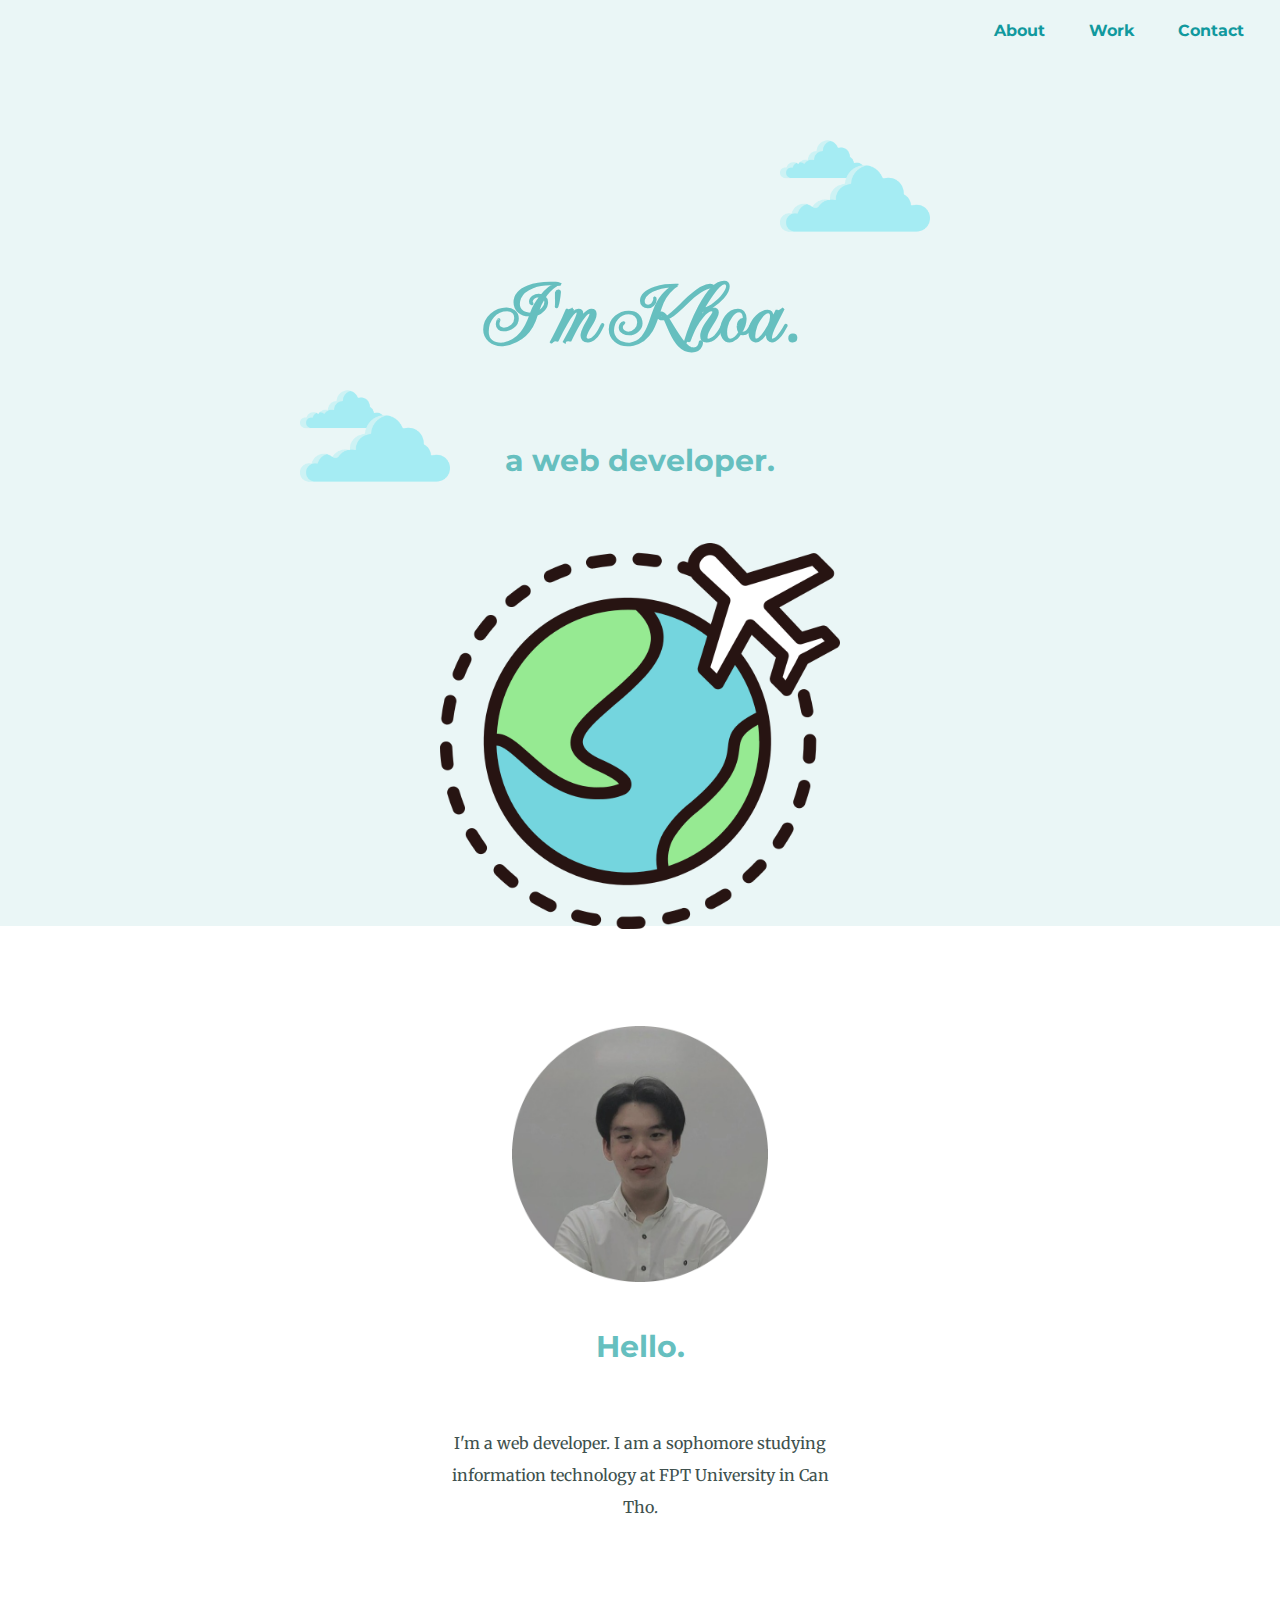
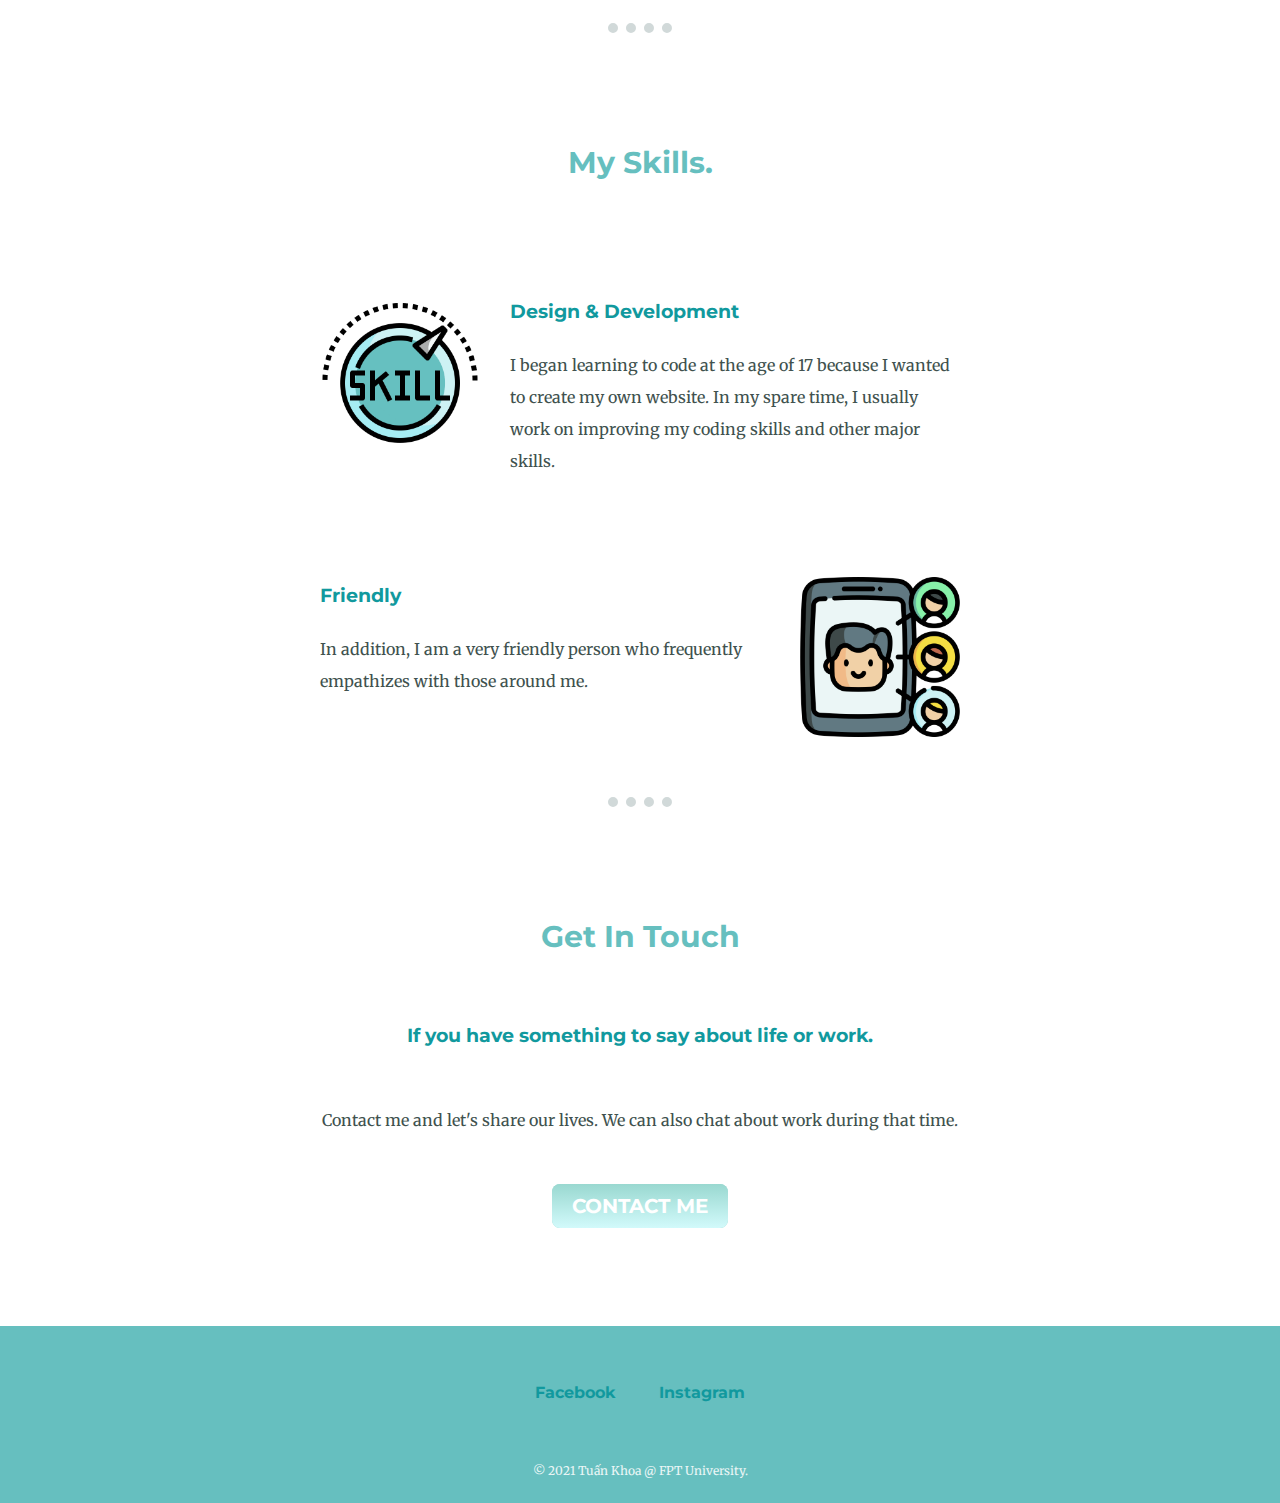
<file: index.html>
<!DOCTYPE html>
<html lang="en" dir="ltr">

<head>
  <meta charset="utf-8">
  <meta name="viewport" content="width=device-width, initial-scale=1.0"> 
  <title>Tuấn Khoa</title>
  <link rel="stylesheet" type="text/css" href="styles.css">
  <link rel="icon" href="Avatars.png">
  <link rel="preconnect" href="https://fonts.googleapis.com">
  <link rel="preconnect" href="https://fonts.gstatic.com" crossorigin>
  <link href="https://fonts.googleapis.com/css2?family=Imperial+Script&family=Merriweather&family=Montserrat&display=swap" rel="stylesheet">
</head>

<body>
  <div class="topnav">
    <a class="topnav-hover" href="#about">About</a>
    <a class="topnav-hover" href="#work">Work</a>
    <a class="topnav-hover" href="#contact">Contact</a>
  </div>
  <div class="top">
    <img class="top-cloud" src="images/cloud (1).png" alt="cloud-png">
    <h1>I'm Khoa.</h1>
    <h2 class="haha">a web developer.</h2>
    <img class="bot-cloud" src="images/cloud (1).png" alt="cloud-png">
    <img class="world" src="images/world.png" alt="world-png">
  </div>

  <div class="middle-container">
    <div id="about" class="profile">
      <img class="Khoa-picture" src="images/Khoa_tron.png" alt="Khoa's picture">
      <h2>Hello.</h2>
      <p class="intro">I'm a web developer. I am a sophomore studying information technology at FPT University in Can Tho.</p>
    </div>
    <hr>
    <div id="work" class="skills">
      <h2>My Skills.</h2>
      <div class="skill-row">
        <img class="skill-img" src="images/skill.png" alt="Skill-png">
        <h3>Design & Development</h3>
        <p>I began learning to code at the age of 17 because I wanted to create my own website. In my spare time, I usually work on improving my coding skills and other major skills.</p>
      </div>
      <div class="skill-row">
        <img class="friends-img" src="images/friends.png" alt="friends-png">
        <h3>Friendly</h3>
        <p>In addition, I am a very friendly person who frequently empathizes with those around me.</p>
      </div>
    </div>
    <hr>
    <div class="contact-me-img">
      <h2>Get In Touch</h2>
    </div>
    <div id="contact" class="contact-me">
      <h3 class="description-contact-me">If you have something to say about life or work.</h3>
      <p class="description-contact-me">Contact me and let's share our lives. We can also chat about work during that time.</p>
      <a class="btn" href="mailto:khoatr.2002@gmail.com">CONTACT ME</a> <br>
    </div>
  </div>

  <div class="bottom-container">
    <a class="footer-link" href="https://www.facebook.com/Pha.17.4/" target="_blank"> Facebook</a>
    <a class="footer-link" href="https://www.instagram.com/tdtkhoa.174/" target="_blank"> Instagram</a>
    <p class="end">© 2021 Tuấn Khoa @ FPT University.</p>
  </div>
</body>

</html>
</file>
<file: styles.css>
body {
  color: #40514E;
  line-height: 2;
  margin: 0;
  text-align: center;
  font-family: 'Merriweather', serif;
}

hr {
  border-style: none;
  border-top-style: dotted;
  border-width: 10px;
  width: 5%;
  color: #D1D9D9;
  margin: 50 auto 50;
}

h1 {
  margin: 50px auto 0 auto;
  font-family: 'Imperial Script', cursive;
  font-size: 5.625rem;
  color: #66BFBF;
}

h2 {
  font-family: 'Montserrat', sans-serif;
  font-size: 1.875rem;
  font-weight: bolder;
  color: #66BFBF;
}

h3 {
  font-family: 'Montserrat', sans-serif;
  color: #11999E;
}

a {
  color: #11999E;
  font-family: 'Montserrat', sans-serif;
  font-weight: bolder;
  text-decoration: none;
  margin: 20px;
}

a:hover {
  color: #EAF6F6;
}

.topnav{
  background-color: #EAF6F6;
  text-align: right;
  padding: 14px 16px;
}

.topnav-hover:hover{
  color: #AAAAAA;
}

.top {
  background-color: #EAF6F6;
  position: relative;
  padding-top: 115px;
}

.top-cloud {
  position: absolute;
  right: 350px;
  top: 50px;
  width: 150px;
}

.bot-cloud {
  position: absolute;
  left: 300px;
  top: 300px;
  width: 150px;
}

.world {
  position: relative;
  top: 20px;
  width: 400px;
}

.Khoa-picture {
  margin-top: 100px;
  width: 256px;
}

.intro {
  margin: 50px auto 100px;
  width: 30%;
}

.skills {
  margin: 100px auto 100px;
}

.skill-img {
  /*  width: 256px; */
  width: 25%;
  float: left;
  margin-right: 30px;
}

.friends-img {
  /*  width: 256px; */
  width: 25%;
  float: right;
  margin-left: 30px;
}

.skill-row {
  margin: 100px auto 100px auto;
  width: 50%;
  text-align: left;
}

.contact-me-img {
  margin: 100px auto auto auto;
}

.contact-me {
  margin: 0 auto 100px auto;
}

.description-contact-me {
  margin: 50px auto 50px auto;
}

.btn {
  background: #99D8D0;
  background-image: -webkit-linear-gradient(top, #99D8D0, #D2FAFB);
  background-image: -moz-linear-gradient(top, #99D8D0, #D2FAFB);
  background-image: -ms-linear-gradient(top, #99D8D0, #D2FAFB);
  background-image: -o-linear-gradient(top, #99D8D0, #D2FAFB);
  background-image: linear-gradient(to bottom, #99D8D0, #D2FAFB);
  -webkit-border-radius: 8;
  -moz-border-radius: 8;
  border-radius: 8px;
  font-family: 'Montserrat', sans-serif;
  color: #ffffff;
  font-size: 20px;
  padding: 10px 20px 10px 20px;
  text-decoration: none;
}

.btn:hover {
  background: #71DFE7;
  background-image: -webkit-linear-gradient(top, #71DFE7, #C2FFF9);
  background-image: -moz-linear-gradient(top, #71DFE7, #C2FFF9);
  background-image: -ms-linear-gradient(top, #71DFE7, #C2FFF9);
  background-image: -o-linear-gradient(top, #71DFE7, #C2FFF9);
  background-image: linear-gradient(to bottom, #71DFE7, #C2FFF9);
  text-decoration: none;
}

.bottom-container {
  background-color: #66BFBF;
  margin: 0;
  padding-top: 50px;
  padding-bottom: 20px;
}

.end {
  color: #EAF6F6;
  font-size: 0.75rem;
  margin: 50px 0 0;
}
</file>
